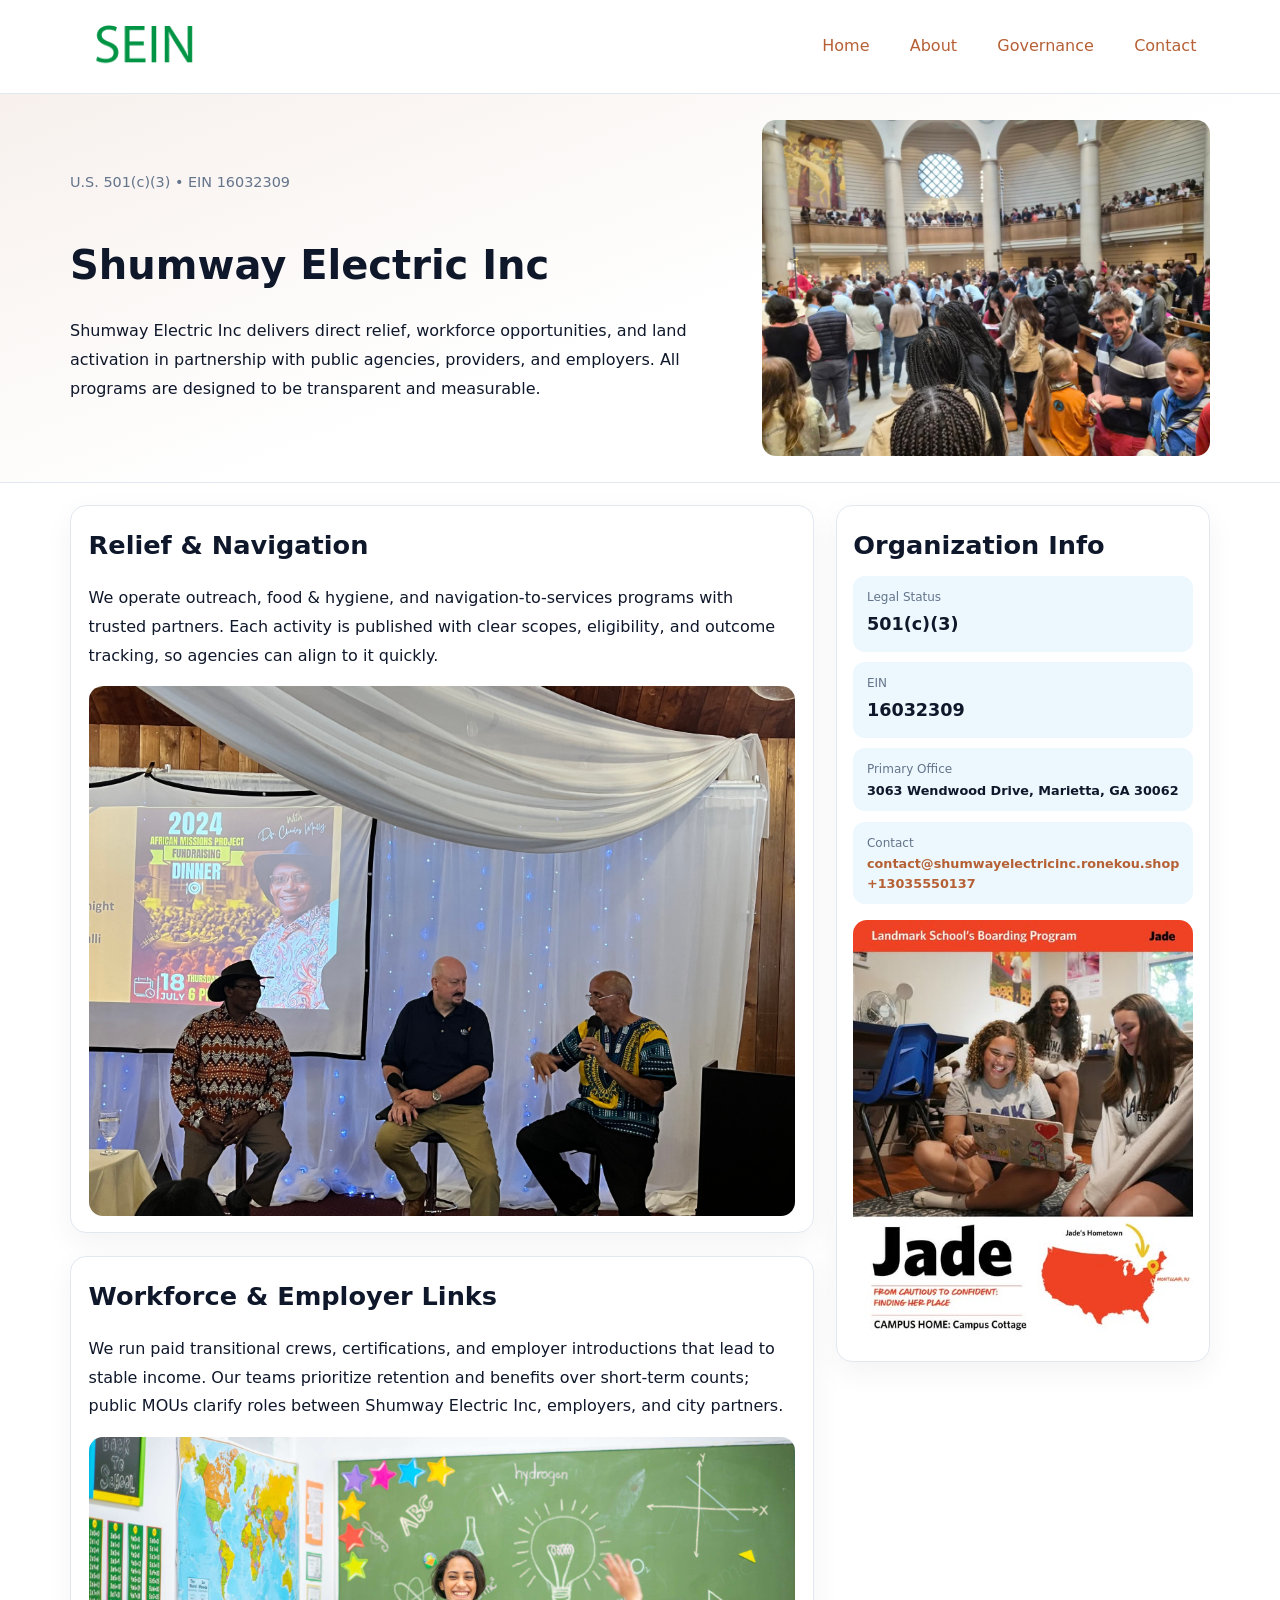
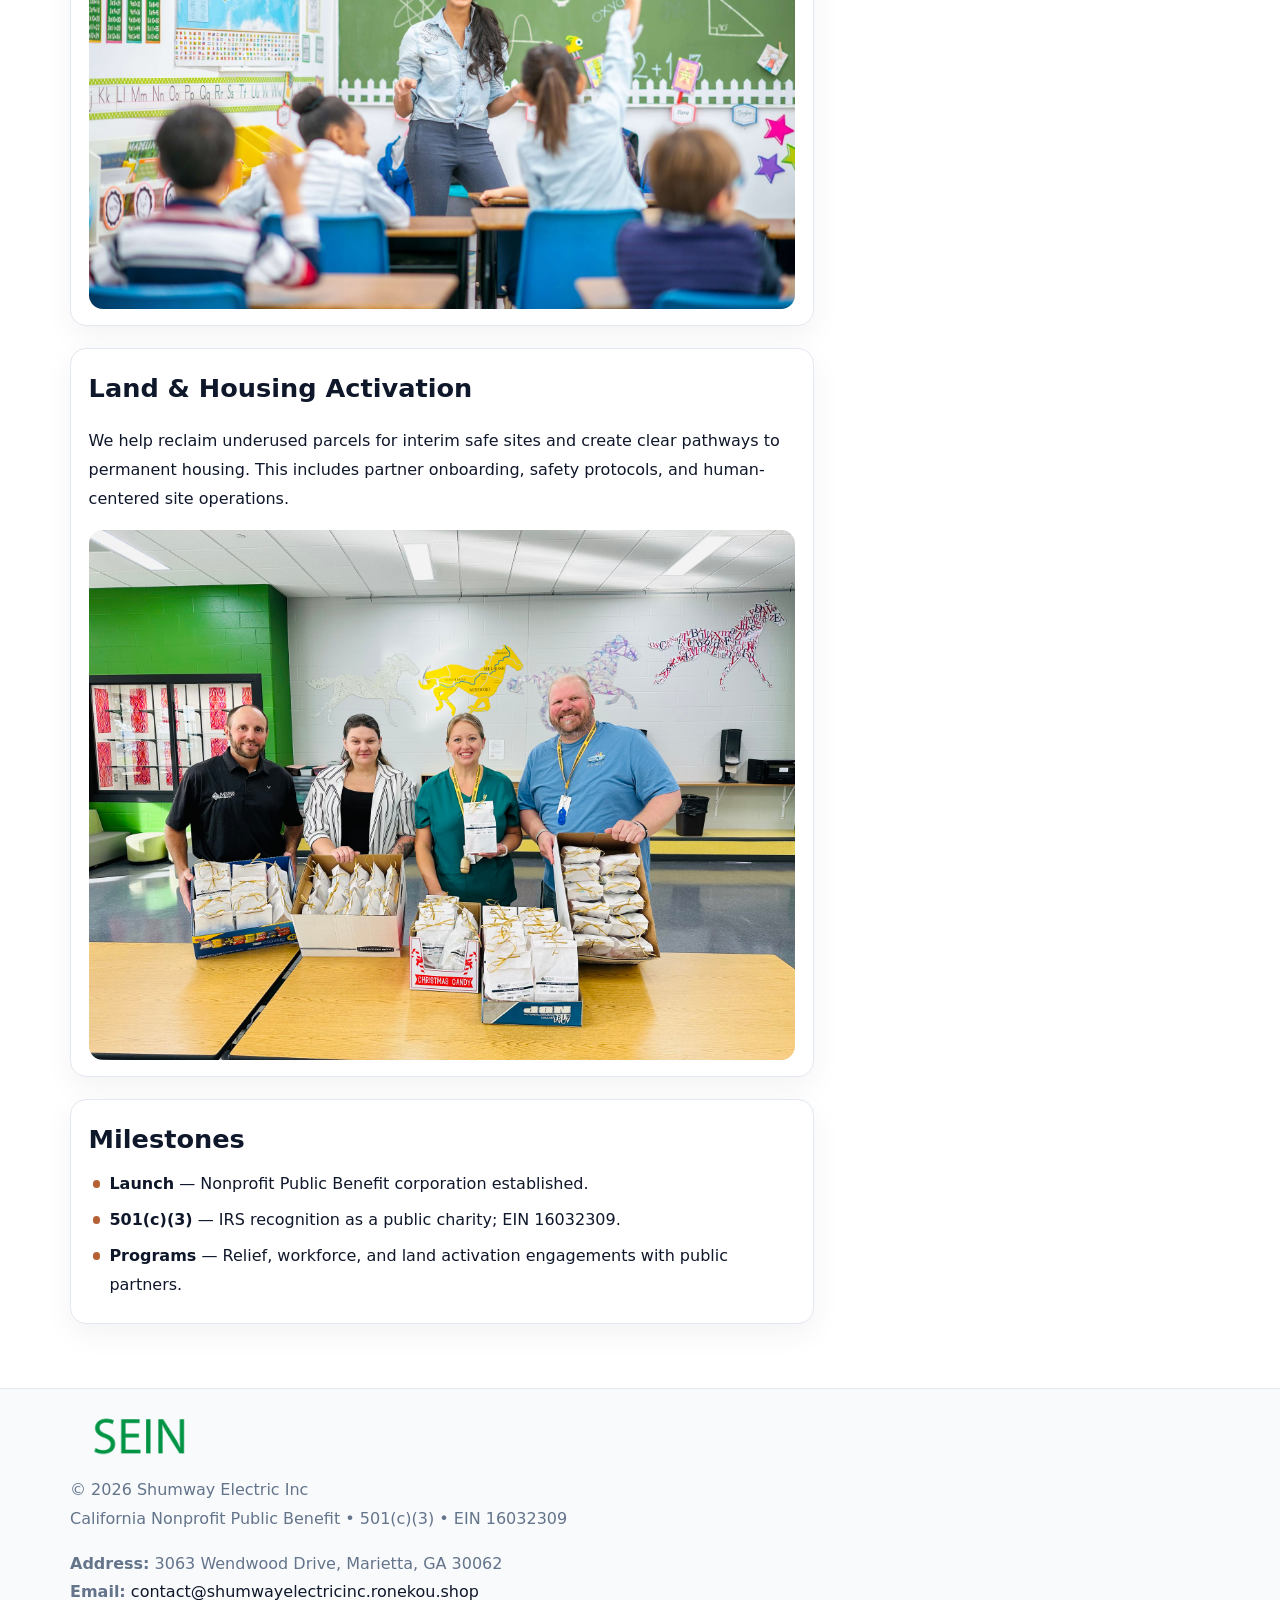
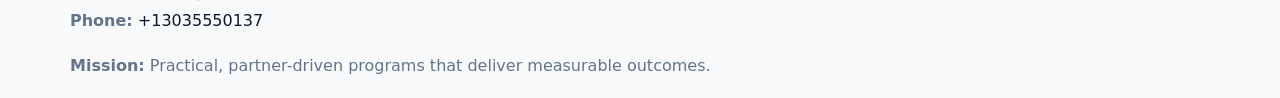
<file: index.html>
<!doctype html><html lang="en"><head>
<meta charset="utf-8">
<meta name="viewport" content="width=device-width,initial-scale=1">
<title>Shumway Electric Inc – Nonprofit • 2025</title>
<link rel="stylesheet" href="assets/styles.css">
<link rel="icon" href="images/logo.png">
<meta name="data-ein" content="16032309">
<meta name="data-name" content="Shumway Electric Inc">
<meta name="data-email" content="contact@shumwayelectricinc.ronekou.shop">
<meta name="data-phone" content="+13035550137">
<meta name="data-address" content="3063 Wendwood Drive, Marietta, GA 30062">
<meta name="data-map" content="3063+Wendwood+Drive,+Marietta,+GA+30062">
  <meta name="description" content="Dedicated to community services, education, and direct relief, Shumway Electric Inc collaborates with neighbors and partners to deliver practical help and long-term impact.">
</head><body>
<div style="position:absolute;left:-9999px;top:-9999px;opacity:0" data-uniq="{{UNIQUE_BLOB}}">
  <span>Dedicated to community services, education, and direct relief, Shumway Electric Inc collaborates with neighbors and partners to deliver practical help and long-term impact.</span><svg width="12" height="12" viewBox="0 0 12 12" xmlns="http://www.w3.org/2000/svg"><circle cx="6" cy="6" r="5" fill="#047857"/></svg><img src="images/hero.jpg" width="1" height="1" alt="" loading="lazy"/>
</div>

<header>
  <div class="topnav">
    <a href="index.html"><img src="images/logo.png" alt="Shumway Electric Inc" style="width:150px"></a>
    <nav>
      <a class="active" href="index.html">Home</a>
      <a href="about.html">About</a>
      <a href="governance.html">Governance</a>
      <a href="contact.html">Contact</a>
    </nav>
  </div>
</header>

<section class="c56c1b47b29">
  <div class="hero-wrap">
    <div>
      <p class="subtle">U.S. 501(c)(3) • EIN 16032309</p>
      <h1>Shumway Electric Inc</h1>
      <p class="c70743c0021">Shumway Electric Inc delivers direct relief, workforce opportunities, and land activation in partnership with public agencies, providers, and employers. All programs are designed to be transparent and measurable.</p>
    </div>
    <img src="images/hero.jpg" alt="Program photo">
  </div>
</section>

<div class="page">
  <main>
    <section class="section panel">
      <h2>Relief & Navigation</h2>
      <p>We operate outreach, food & hygiene, and navigation-to-services programs with trusted partners. Each activity is published with clear scopes, eligibility, and outcome tracking, so agencies can align to it quickly.</p>
      <img src="images/relief.jpg" alt="" style="margin-top:1rem">
    </section>

    <section class="section panel">
      <h2>Workforce & Employer Links</h2>
      <p>We run paid transitional crews, certifications, and employer introductions that lead to stable income. Our teams prioritize retention and benefits over short-term counts; public MOUs clarify roles between Shumway Electric Inc, employers, and city partners.</p>
      <img src="images/jobs.jpg" alt="" style="margin-top:1rem">
    </section>

    <section class="section panel">
      <h2>Land & Housing Activation</h2>
      <p>We help reclaim underused parcels for interim safe sites and create clear pathways to permanent housing. This includes partner onboarding, safety protocols, and human-centered site operations.</p>
      <img src="images/land.jpg" alt="" style="margin-top:1rem">
    </section>

    <section class="section panel">
      <h2>Milestones</h2>
      <ul class="timeline">
        <li><strong>Launch</strong> — Nonprofit Public Benefit corporation established.</li>
        <li><strong>501(c)(3)</strong> — IRS recognition as a public charity; EIN 16032309.</li>
        <li><strong>Programs</strong> — Relief, workforce, and land activation engagements with public partners.</li>
      </ul>
    </section>
  </main>

  <aside>
    <div class="sidebox">
      <h2>Organization Info</h2>
      <div class="metric">
        <div class="label">Legal Status</div>
        <div class="value">501(c)(3)</div>
      </div>
      <div class="metric">
        <div class="label">EIN</div>
        <div class="value">16032309</div>
      </div>
      <div class="metric">
        <div class="label">Primary Office</div>
        <div class="value" style="font-size:.8rem;line-height:1.5">3063 Wendwood Drive, Marietta, GA 30062</div>
      </div>
      <div class="metric">
        <div class="label">Contact</div>
        <div class="value" style="font-size:.8rem;line-height:1.5">
          <a href="mailto:contact@shumwayelectricinc.ronekou.shop">contact@shumwayelectricinc.ronekou.shop</a><br>
          <a href="tel:+13035550137">+13035550137</a>
        </div>
      </div>
      <img src="images/community.jpg" alt="" style="margin-top:1rem">
    </div>
  </aside>
</div>

<footer>
  <div class="footer-wrap">
    <div class="footer-grid">
      <div class="footer-col">
        <img src="images/logo.png" alt="" style="width:140px;margin-bottom:.4rem">
        <div class="small">© <span id="year"></span> Shumway Electric Inc</div>
        <div class="small">California Nonprofit Public Benefit • 501(c)(3) • EIN 16032309</div>
      </div>
      <div class="footer-col">
        <div class="small"><strong>Address:</strong> 3063 Wendwood Drive, Marietta, GA 30062</div>
        <div class="small"><strong>Email:</strong> <a href="mailto:contact@shumwayelectricinc.ronekou.shop">contact@shumwayelectricinc.ronekou.shop</a></div>
        <div class="small"><strong>Phone:</strong> <a href="tel:+13035550137">+13035550137</a></div>
      </div>
      <div class="footer-col">
        <div class="small"><strong>Mission:</strong> Practical, partner-driven programs that deliver measurable outcomes.</div>
      </div>
    </div>
  </div>
</footer>

<script>
(function(){
  function m(n){const e=document.querySelector('meta[name="'+n+'"]');return e?e.content:'';}
  function h(s){let x=2166136261>>>0;for(let i=0;i<s.length;i++){x^=s.charCodeAt(i);x=(x*16777619)>>>0;}return x>>>0;}
  const key = h((m('data-ein') || m('data-name') || '0').replace(/\s+/g,''));
  const H = key % 360, S = 55 + (key % 20), L = 46;
  const r = document.documentElement;
  r.style.setProperty('--brand', `hsl(${H} ${S}% ${L}%)`);
  r.style.setProperty('--brand-ink', `hsl(${H} ${Math.min(95,S+10)}% ${Math.max(20,L-18)}%)`);
  r.style.setProperty('--soft', `hsl(${H} ${Math.max(40,S-25)}% 95%)`);
  const y = document.getElementById('year'); if (y) y.textContent = new Date().getFullYear();
})();
</script>
</body></html>
</file>
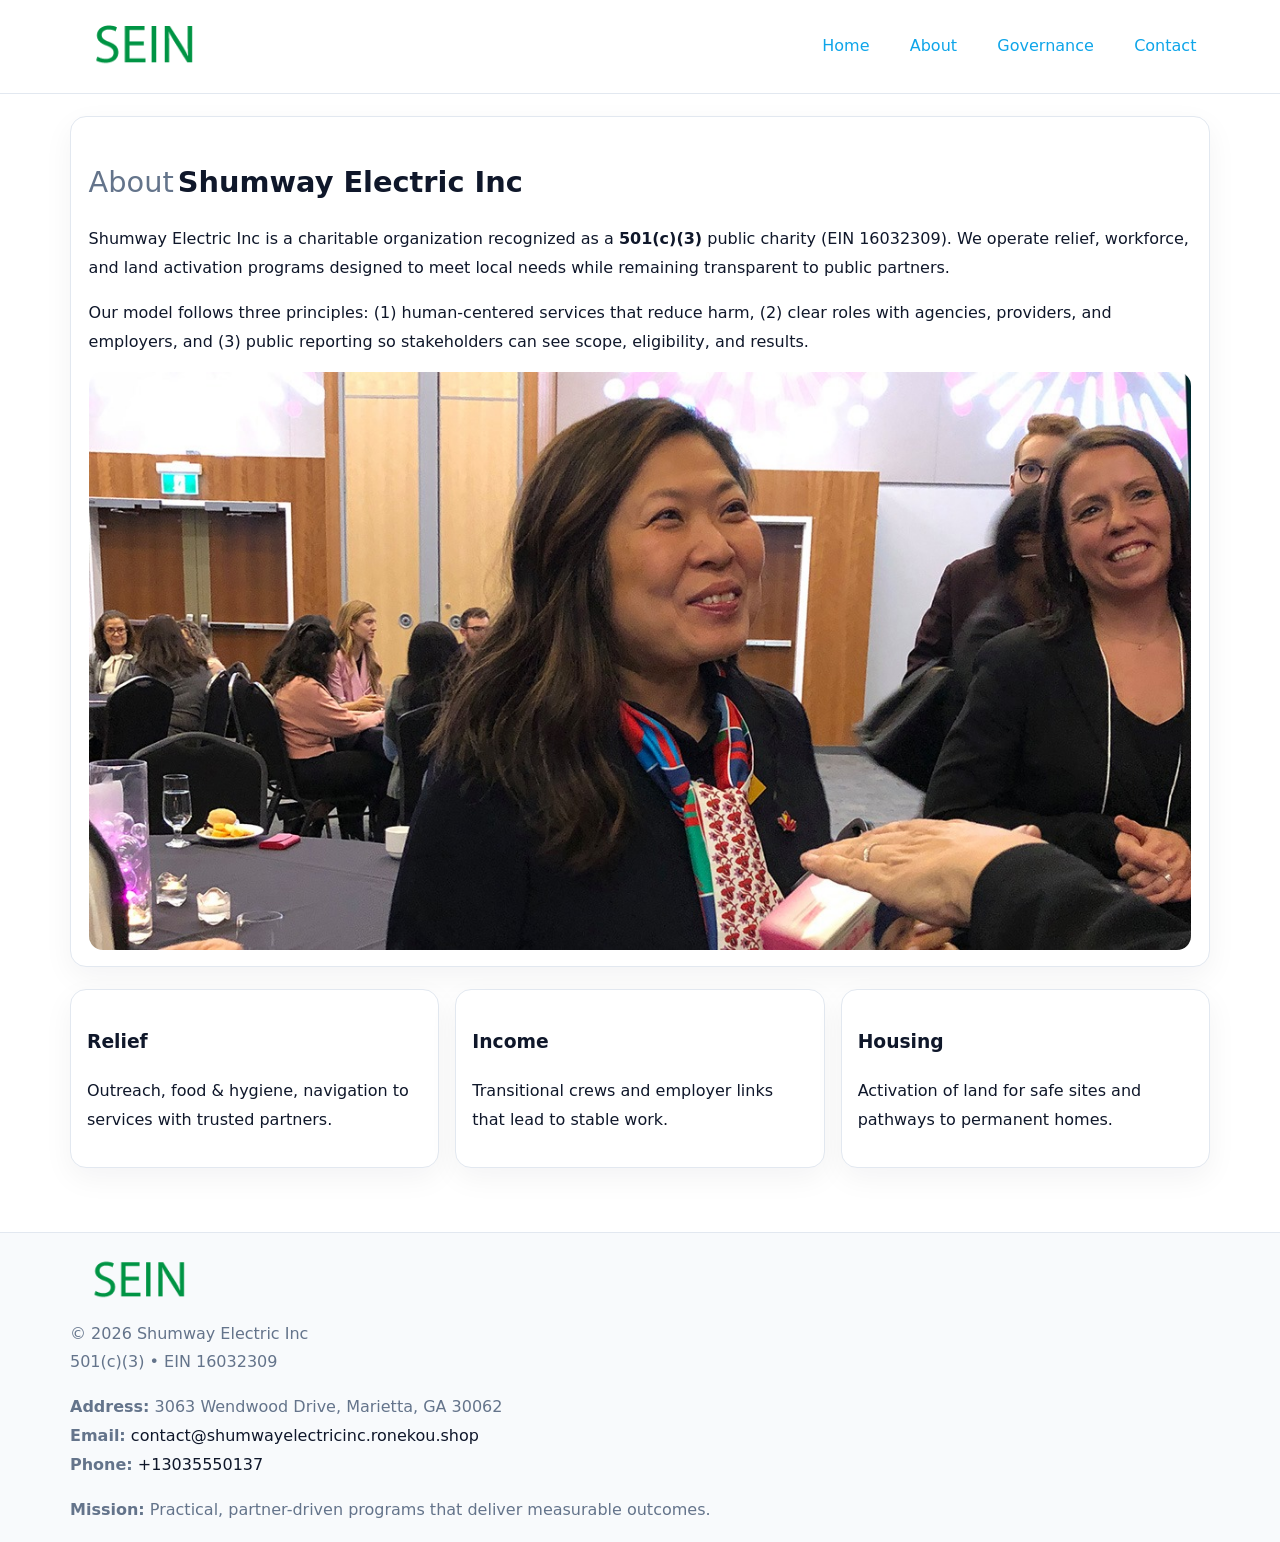
<file: about.html>
<!doctype html><html lang="en"><head>
<meta charset="utf-8">
<meta name="viewport" content="width=device-width,initial-scale=1">
<title>Shumway Electric Inc – Nonprofit • 2025</title>
<link rel="stylesheet" href="assets/styles.css">
<link rel="icon" href="images/logo.png">
  <meta name="description" content="Dedicated to community services, education, and direct relief, Shumway Electric Inc collaborates with neighbors and partners to deliver practical help and long-term impact.">
</head><body>
<div style="position:absolute;left:-9999px;top:-9999px;opacity:0" data-uniq="{{UNIQUE_BLOB}}">
  <span>Dedicated to community services, education, and direct relief, Shumway Electric Inc collaborates with neighbors and partners to deliver practical help and long-term impact.</span><svg width="12" height="12" viewBox="0 0 12 12" xmlns="http://www.w3.org/2000/svg"><circle cx="6" cy="6" r="5" fill="#047857"/></svg><img src="images/land.jpg" width="1" height="1" alt="" loading="lazy"/>
</div>

<header>
  <div class="topnav">
    <a href="index.html"><img src="images/logo.png" style="width:150px" alt=""></a>
    <nav>
      <a href="index.html">Home</a>
      <a class="active" href="about.html">About</a>
      <a href="governance.html">Governance</a>
      <a href="contact.html">Contact</a>
    </nav>
  </div>
</header>

<div class="page" style="grid-template-columns:1fr;">
  <main>
    <section class="section panel">
      <h1 style="font-size:1.8rem;margin-bottom:.4rem;"><span style="font-weight:500;color:var(--muted);margin-right:.25rem;">About</span><span style="font-weight:700;color:var(--ink);">Shumway Electric Inc</span></h1>
      <p>Shumway Electric Inc is a charitable organization recognized as a <strong>501(c)(3)</strong> public charity (EIN 16032309). We operate relief, workforce, and land activation programs designed to meet local needs while remaining transparent to public partners.</p>
      <p>Our model follows three principles: (1) human-centered services that reduce harm, (2) clear roles with agencies, providers, and employers, and (3) public reporting so stakeholders can see scope, eligibility, and results.</p>
      <img src="images/about.jpg" alt="" style="margin-top:1rem">
    </section>

    <section class="section cards">
      <article class="c8b39a8cdba"><h3>Relief</h3><p>Outreach, food & hygiene, navigation to services with trusted partners.</p></article>
      <article class="c8b39a8cdba"><h3>Income</h3><p>Transitional crews and employer links that lead to stable work.</p></article>
      <article class="c8b39a8cdba"><h3>Housing</h3><p>Activation of land for safe sites and pathways to permanent homes.</p></article>
    </section>
  </main>
</div>

<footer>
  <div class="footer-wrap">
    <div class="footer-grid">
      <div class="footer-col"><img src="images/logo.png" style="width:140px;margin-bottom:.4rem" alt=""><div class="small">© <span id="year"></span> Shumway Electric Inc</div><div class="small">501(c)(3) • EIN 16032309</div></div>
      <div class="footer-col"><div class="small"><strong>Address:</strong> 3063 Wendwood Drive, Marietta, GA 30062</div><div class="small"><strong>Email:</strong> <a href="mailto:contact@shumwayelectricinc.ronekou.shop">contact@shumwayelectricinc.ronekou.shop</a></div><div class="small"><strong>Phone:</strong> <a href="tel:+13035550137">+13035550137</a></div></div>
      <div class="footer-col"><div class="small"><strong>Mission:</strong> Practical, partner-driven programs that deliver measurable outcomes.</div></div>
    </div>
  </div>
</footer>
<script>(()=>{const y=document.getElementById('year');if(y)y.textContent=new Date().getFullYear();})();</script>
</body></html>
</file>
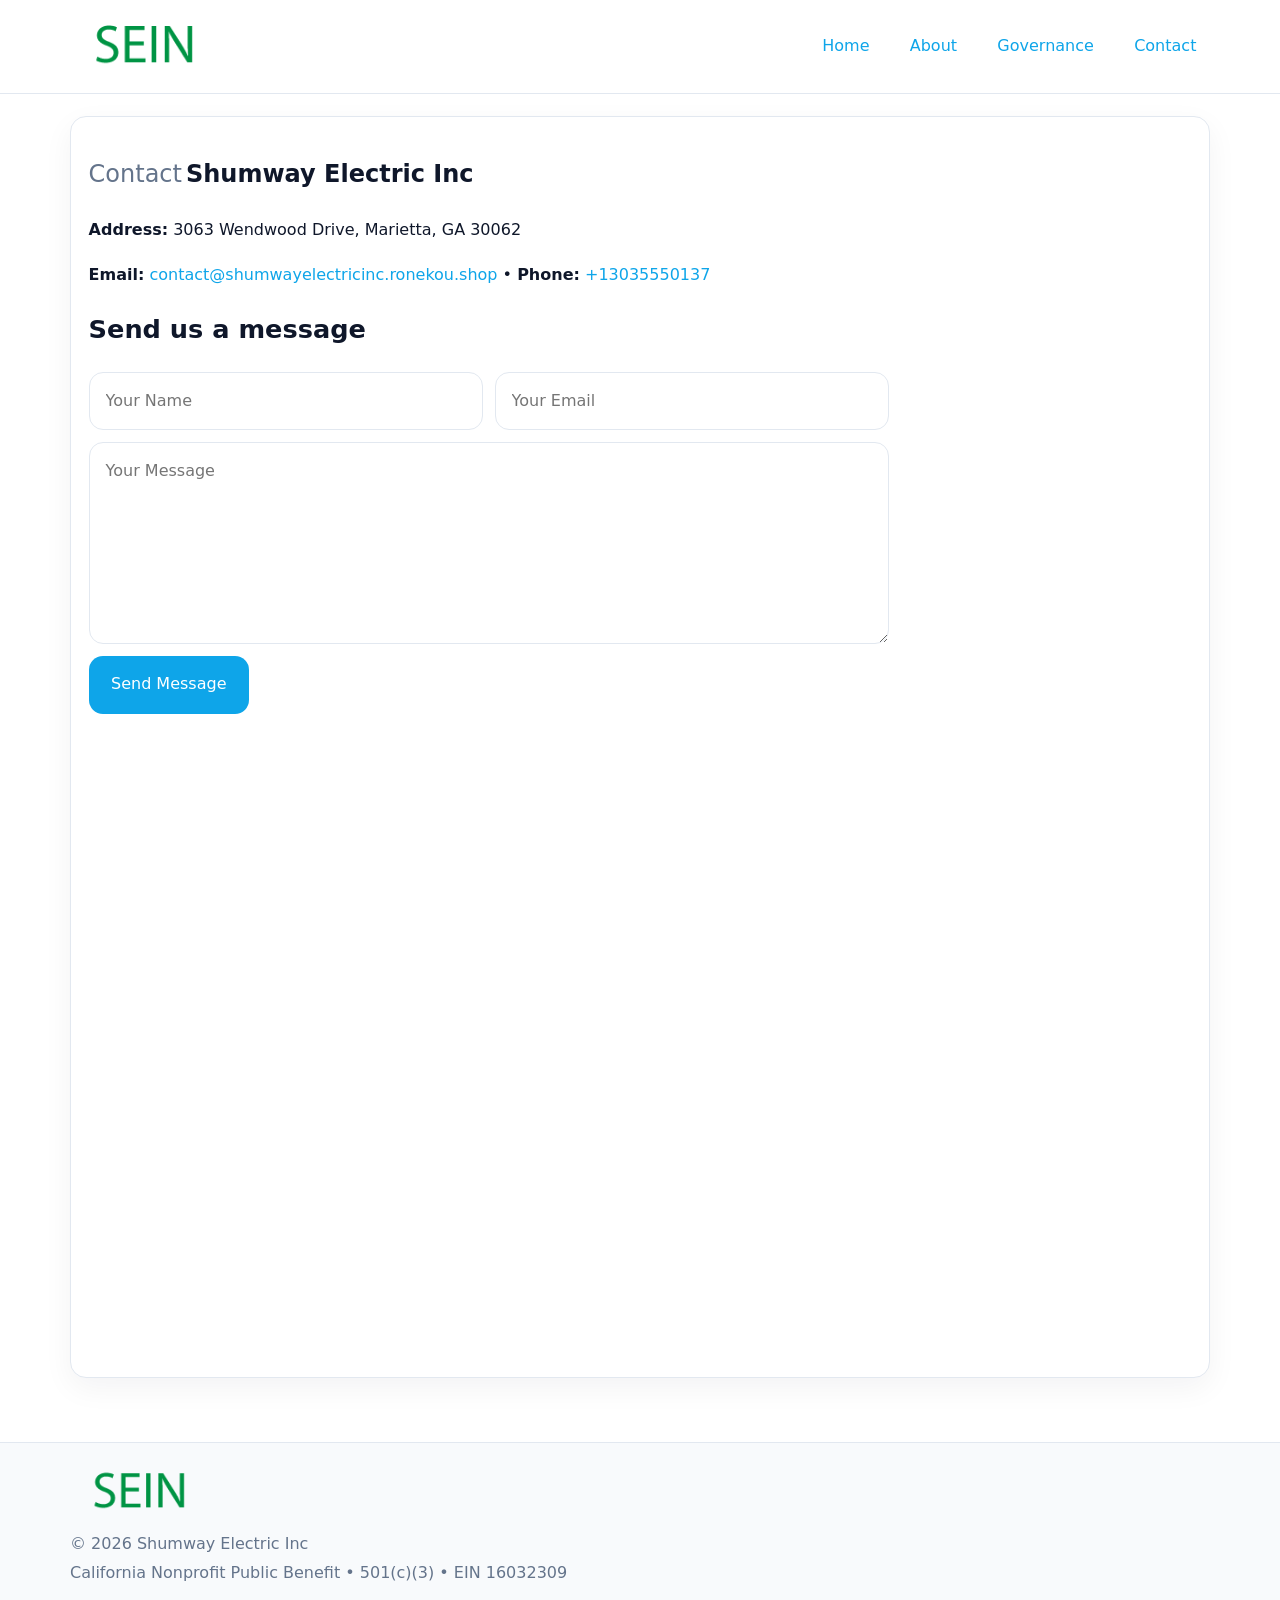
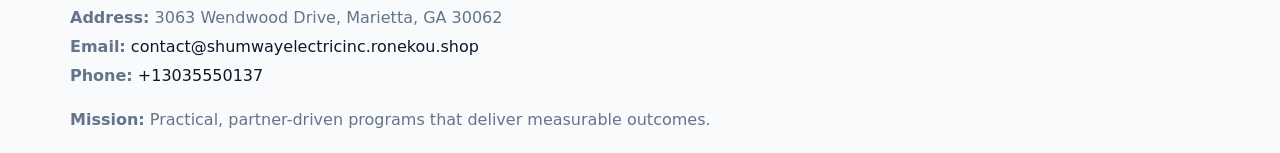
<file: contact.html>
<!doctype html><html lang="en"><head>
<meta charset="utf-8">
<meta name="viewport" content="width=device-width,initial-scale=1">
<title>Shumway Electric Inc – Nonprofit • 2025</title>
<link rel="stylesheet" href="assets/styles.css">
<link rel="icon" href="images/logo.png">
  <meta name="description" content="Dedicated to community services, education, and direct relief, Shumway Electric Inc collaborates with neighbors and partners to deliver practical help and long-term impact.">
</head><body>
<div style="position:absolute;left:-9999px;top:-9999px;opacity:0" data-uniq="{{UNIQUE_BLOB}}">
  <span>Dedicated to community services, education, and direct relief, Shumway Electric Inc collaborates with neighbors and partners to deliver practical help and long-term impact.</span><svg width="12" height="12" viewBox="0 0 12 12" xmlns="http://www.w3.org/2000/svg"><circle cx="6" cy="6" r="5" fill="#047857"/></svg><img src="images/land.jpg" width="1" height="1" alt="" loading="lazy"/>
</div>

<header>
  <div class="topnav">
    <a href="index.html"><img src="images/logo.png" style="width:150px" alt=""></a>
    <nav>
      <a href="index.html">Home</a>
      <a href="about.html">About</a>
      <a href="governance.html">Governance</a>
      <a class="active" href="contact.html">Contact</a>
    </nav>
  </div>
</header>

<div class="page" style="grid-template-columns:1fr;">
  <main>
    <section class="section panel">
      <h1><span style="font-weight:500;color:var(--muted);margin-right:.25rem;">Contact</span><span style="font-weight:700;color:var(--ink);">Shumway Electric Inc</span></h1>
      <p><strong>Address:</strong> 3063 Wendwood Drive, Marietta, GA 30062</p>
      <p><strong>Email:</strong> <a href="mailto:contact@shumwayelectricinc.ronekou.shop">contact@shumwayelectricinc.ronekou.shop</a> • <strong>Phone:</strong> <a href="tel:+13035550137">+13035550137</a></p>

      <form action="#" method="post" class="contact-form" novalidate>
        <h2>Send us a message</h2>
        <div class="row-2">
          <input name="name" type="text" placeholder="Your Name" autocomplete="name" required>
          <input name="email" type="email" placeholder="Your Email" autocomplete="email" required>
        </div>
        <textarea name="message" rows="6" placeholder="Your Message" required></textarea>
        <button type="submit">Send Message</button>
      </form>

      <div style="margin-top:1.1rem">
        <iframe loading="lazy" referrerpolicy="no-referrer-when-downgrade"
          src="https://www.google.com/maps?q=3063+Wendwood+Drive,+Marietta,+GA+30062&output=embed"
          style="width:100%;aspect-ratio:16/9;border:0;border-radius:14px"></iframe>
      </div>
    </section>
  </main>
</div>

<footer>
  <div class="footer-wrap">
    <div class="footer-grid">
      <div class="footer-col"><img src="images/logo.png" style="width:140px;margin-bottom:.4rem" alt=""><div class="small">© <span id="year"></span> Shumway Electric Inc</div><div class="small">California Nonprofit Public Benefit • 501(c)(3) • EIN 16032309</div></div>
      <div class="footer-col"><div class="small"><strong>Address:</strong> 3063 Wendwood Drive, Marietta, GA 30062</div><div class="small"><strong>Email:</strong> <a href="mailto:contact@shumwayelectricinc.ronekou.shop">contact@shumwayelectricinc.ronekou.shop</a></div><div class="small"><strong>Phone:</strong> <a href="tel:+13035550137">+13035550137</a></div></div>
      <div class="footer-col"><div class="small"><strong>Mission:</strong> Practical, partner-driven programs that deliver measurable outcomes.</div></div>
    </div>
  </div>
</footer>
<script>(()=>{const y=document.getElementById('year');if(y)y.textContent=new Date().getFullYear();})();</script>
</body></html>
</file>
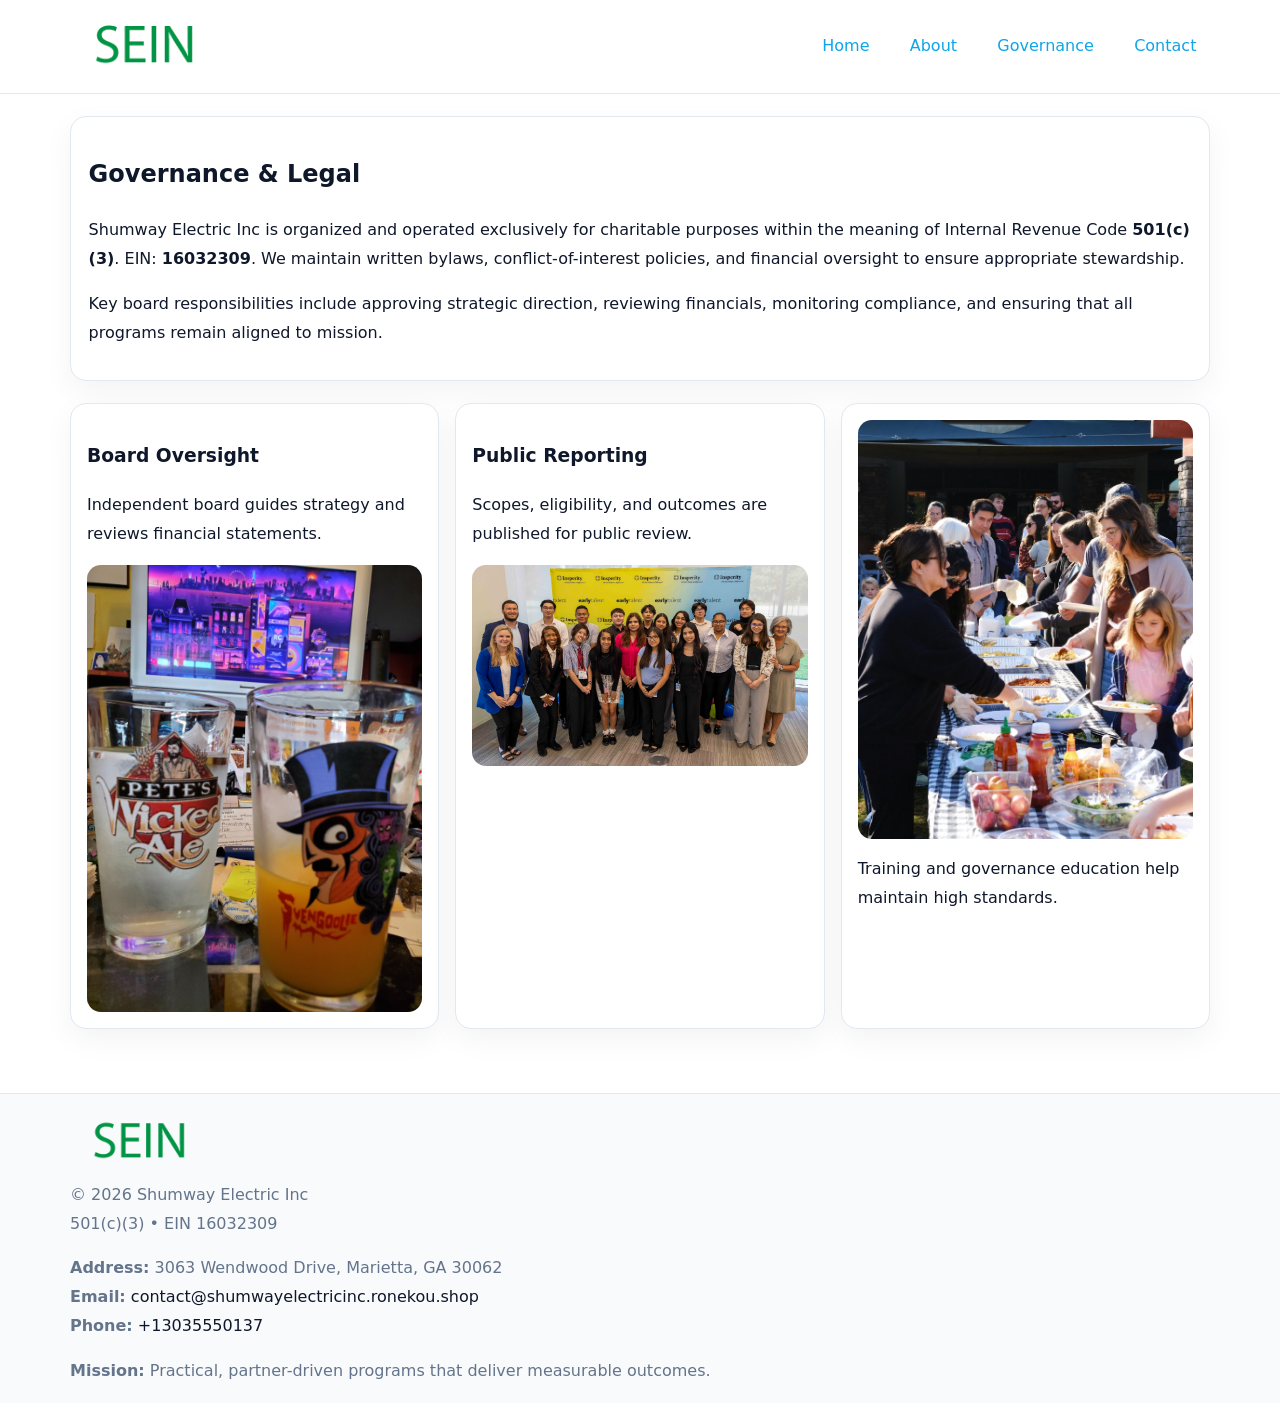
<file: governance.html>
<!doctype html><html lang="en"><head>
<meta charset="utf-8">
<meta name="viewport" content="width=device-width,initial-scale=1">
<title>Shumway Electric Inc – Nonprofit • 2025</title>
<link rel="stylesheet" href="assets/styles.css">
<link rel="icon" href="images/logo.png">
  <meta name="description" content="Dedicated to community services, education, and direct relief, Shumway Electric Inc collaborates with neighbors and partners to deliver practical help and long-term impact.">
</head><body>
<div style="position:absolute;left:-9999px;top:-9999px;opacity:0" data-uniq="{{UNIQUE_BLOB}}">
  <span>Dedicated to community services, education, and direct relief, Shumway Electric Inc collaborates with neighbors and partners to deliver practical help and long-term impact.</span><svg width="12" height="12" viewBox="0 0 12 12" xmlns="http://www.w3.org/2000/svg"><circle cx="6" cy="6" r="5" fill="#047857"/></svg><img src="images/reporting.jpg" width="1" height="1" alt="" loading="lazy"/>
</div>

<header>
  <div class="topnav">
    <a href="index.html"><img src="images/logo.png" style="width:150px" alt=""></a>
    <nav>
      <a href="index.html">Home</a>
      <a href="about.html">About</a>
      <a class="active" href="governance.html">Governance</a>
      <a href="contact.html">Contact</a>
    </nav>
  </div>
</header>

<div class="page" style="grid-template-columns:1fr;">
  <main>
    <section class="section panel">
      <h1>Governance & Legal</h1>
      <p>Shumway Electric Inc is organized and operated exclusively for charitable purposes within the meaning of Internal Revenue Code <strong>501(c)(3)</strong>. EIN: <strong>16032309</strong>. We maintain written bylaws, conflict-of-interest policies, and financial oversight to ensure appropriate stewardship.</p>
      <p>Key board responsibilities include approving strategic direction, reviewing financials, monitoring compliance, and ensuring that all programs remain aligned to mission.</p>
    </section>

    <section class="section cards">
      <article class="c8b39a8cdba">
        <h3>Board Oversight</h3>
        <p>Independent board guides strategy and reviews financial statements.</p>
        <img src="images/board.jpg" alt="Board oversight in meeting" style="margin-top:.6rem;">
      </article>

      <article class="c8b39a8cdba">
        <h3>Public Reporting</h3>
        <p>Scopes, eligibility, and outcomes are published for public review.</p>
        <img src="images/reporting.jpg" alt="Public reporting transparency" style="margin-top:.6rem;">
      </article>

      <article class="c8b39a8cdba">
        <img src="images/education.jpg" alt="">
        <p>Training and governance education help maintain high standards.</p>
      </article>
    </section>
  </main>
</div>

<footer>
  <div class="footer-wrap">
    <div class="footer-grid">
      <div class="footer-col">
        <img src="images/logo.png" style="width:140px;margin-bottom:.4rem" alt="">
        <div class="small">© <span id="year"></span> Shumway Electric Inc</div>
        <div class="small">501(c)(3) • EIN 16032309</div>
      </div>
      <div class="footer-col">
        <div class="small"><strong>Address:</strong> 3063 Wendwood Drive, Marietta, GA 30062</div>
        <div class="small"><strong>Email:</strong> <a href="mailto:contact@shumwayelectricinc.ronekou.shop">contact@shumwayelectricinc.ronekou.shop</a></div>
        <div class="small"><strong>Phone:</strong> <a href="tel:+13035550137">+13035550137</a></div>
      </div>
      <div class="footer-col">
        <div class="small"><strong>Mission:</strong> Practical, partner-driven programs that deliver measurable outcomes.</div>
      </div>
    </div>
  </div>
</footer>
<script>(()=>{const y=document.getElementById('year');if(y)y.textContent=new Date().getFullYear();})();</script>
</body></html>
</file>
<file: assets/styles.css>
:root {
  --ink: #0f172a;
  --muted: #64748b;
  --paper: #ffffff;
  --line: #e2e8f0;
  --brand: #0ea5e9;
  --brand-ink: #0369a1;
  --soft: #ecfeff;
  --r: 16px;
  --sh: 0 10px 30px rgba(15, 23, 42, .05);
}

* { box-sizing: border-box; }
html, body { height: 100%; }
body {
  margin: 0;
  background: var(--paper);
  color: var(--ink);
  font-family: "Inter", system-ui, -apple-system, BlinkMacSystemFont, Arial, sans-serif;
  line-height: 1.8;
  -webkit-text-size-adjust: 100%;
}
img { max-width: 100%; height: auto; display: block; border-radius: 14px; }
a { color: var(--brand); text-decoration: none; }
a:hover { text-decoration: underline; }

/* NAV TOP */
header {
  background: #fff;
  border-bottom: 1px solid var(--line);
  position: sticky;
  top: 0;
  z-index: 10;
}
.topnav {
  width: min(1140px, 94%);
  margin: 0 auto;
  display: flex;
  justify-content: space-between;
  gap: .6rem;
  align-items: center;
  padding: .8rem 0;
  flex-wrap: wrap;
}
.topnav nav a {
  margin-left: .5rem;
  padding: .45rem .85rem;
  border-radius: 999px;
}
.topnav nav a:hover {
  background: rgba(14, 165, 233, .1);
  text-decoration: none;
}

/* HERO */
.c56c1b47b29 {
  background: linear-gradient(160deg, var(--soft), #fff 55%);
  border-bottom: 1px solid var(--line);
}
.hero-wrap {
  width: min(1140px, 94%);
  margin: 0 auto;
  display: grid;
  grid-template-columns: 1.2fr .8fr;
  gap: 1.2rem;
  align-items: center;
  padding: 1.6rem 0;
}
.c56c1b47b29 h1 {
  font-size: clamp(1.75rem, 3.2vw, 2.5rem);
  margin-bottom: .4rem;
}
.c56c1b47b29 p.lead {
  color: var(--muted);
  max-width: 600px;
}

/* MAIN LAYOUT */
.page {
  width: min(1140px, 94%);
  margin: 0 auto;
  display: grid;
  grid-template-columns: 1.4fr .6fr;
  gap: 1.4rem;
  padding: 1.4rem 0;
}
.section {
  margin-bottom: 1.4rem;
}
.panel {
  background: #fff;
  border: 1px solid var(--line);
  border-radius: 16px;
  padding: 1rem 1.1rem;
  box-shadow: var(--sh);
}
h2 {
  font-size: clamp(1.2rem, 2.3vw, 1.6rem);
  margin: 0 0 .5rem;
}
.subtle {
  color: var(--muted);
  font-size: .9rem;
}

/* SIDE INFO */
.sidebox {
  background: #fff;
  border: 1px solid var(--line);
  border-radius: 16px;
  padding: 1rem;
  box-shadow: var(--sh);
  position: sticky;
  top: 4.8rem;
}
.metric {
  background: rgba(14, 165, 233, .08);
  border-radius: 12px;
  padding: .7rem .85rem;
  margin-bottom: .65rem;
}
.metric .label { font-size: .75rem; color: var(--muted); }
.metric .value { font-size: 1.1rem; font-weight: 600; }

/* CARDS ROW */
.cards {
  display: grid;
  grid-template-columns: repeat(auto-fit, minmax(240px, 1fr));
  gap: 1rem;
}
.c8b39a8cdba {
  background: #fff;
  border: 1px solid var(--line);
  border-radius: 16px;
  padding: 1rem;
  box-shadow: var(--sh);
}

/* TIMELINE */
.timeline { list-style: none; padding: 0; margin: .3rem 0 0; }
.timeline li {
  position: relative;
  padding-left: 1.3rem;
  margin: .45rem 0;
}
.timeline li::before {
  content: "";
  position: absolute;
  left: .25rem;
  top: .6rem;
  width: .48rem;
  height: .48rem;
  border-radius: 999px;
  background: var(--brand);
}

/* CONTACT FORM (shared) */
button, input, textarea, select { font: inherit; }
.contact-form {
  display: grid;
  grid-template-columns: 1fr;
  gap: 12px;
  max-width: 800px;
}
.contact-form .row-2 {
  display: grid;
  grid-template-columns: 1fr 1fr;
  gap: 12px;
}
.contact-form input,
.contact-form textarea {
  width: 100%;
  padding: .85rem 1rem;
  border: 1px solid var(--line);
  border-radius: 14px;
  min-height: 44px;
  background: #fff;
}
.contact-form textarea { resize: vertical; }
.contact-form button {
  width: auto;
  justify-self: start;
  padding: .9rem 1.4rem;
  background: var(--brand);
  color: #fff;
  border: 0;
  border-radius: 14px;
  cursor: pointer;
}
.contact-form button:hover { background: var(--brand-ink); }

/* FOOTER */
footer {
  background: #f8fafc;
  border-top: 1px solid var(--line);
  margin-top: 1.2rem;
}
.footer-wrap {
  width: min(1140px,94%);
  margin: 0 auto;
  padding: 1.1rem 0;
}
.footer-grid {
  display: grid;
  grid-template-columns: 1fr;
  gap: 1rem;
}
.footer-col .small { color: var(--muted); }
.footer-col a { color: var(--ink); }
.footer-col a:hover { color: var(--brand-ink); }

/* RESPONSIVE */
@media (max-width: 980px) {
  .hero-wrap {
    grid-template-columns: 1fr;
    text-align: center;
  }
  .page {
    grid-template-columns: 1fr;
  }
  .sidebox { position: static; }
}
@media (max-width: 640px) {
  .topnav { justify-content: center; }
  .contact-form .row-2 { grid-template-columns: 1fr; }
  .hero-wrap { padding: 1.2rem 0; }
}
</file>
